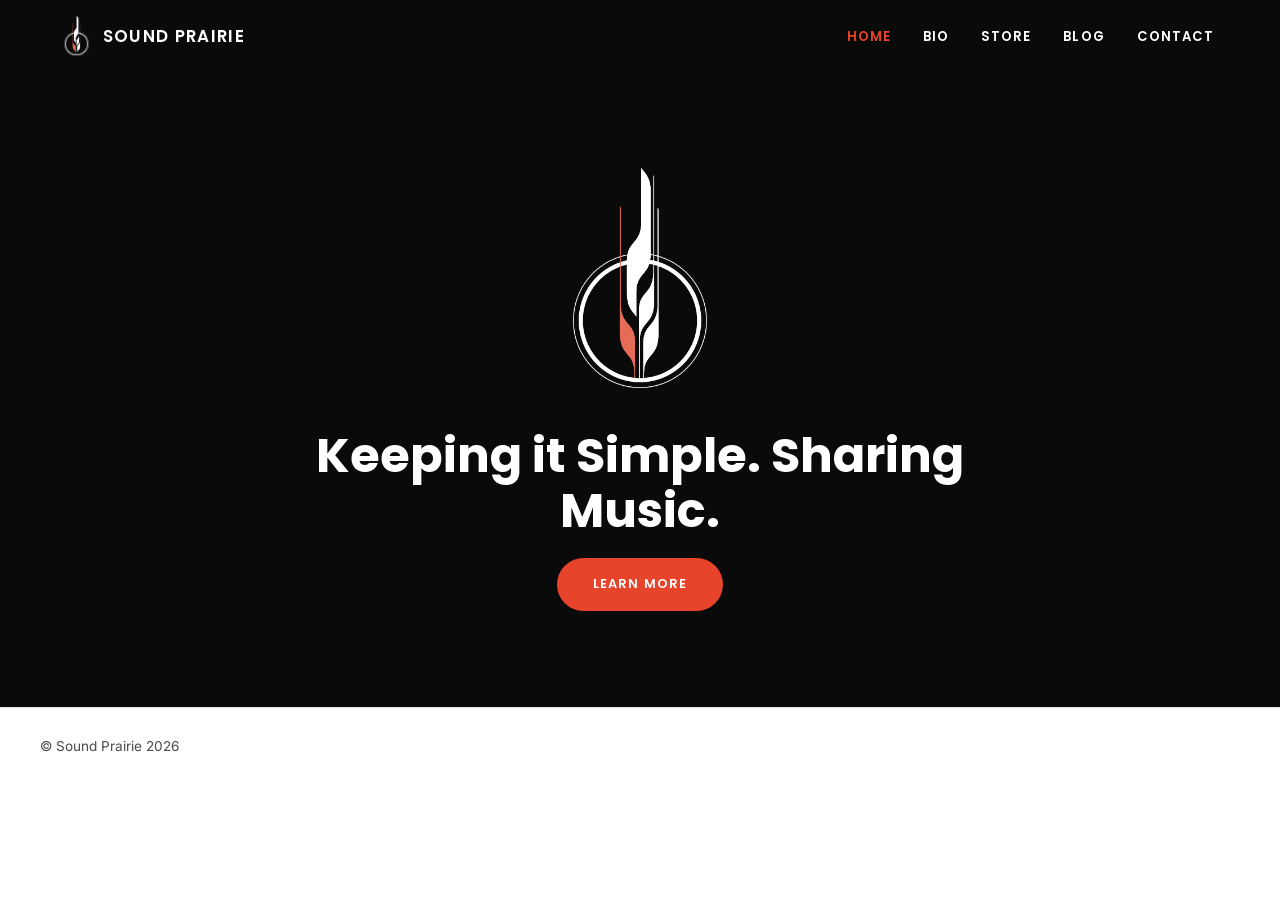
<file: index.html>
<!DOCTYPE html>
<html lang="en">
<head>
<meta charset="UTF-8">
<meta name="viewport" content="width=device-width, initial-scale=1.0">
<title>Sound Prairie</title>
<link rel="stylesheet" href="styles.css">
<link rel="icon" type="image/png" sizes="96x96" href="images/favicon.png">
<link rel="icon" type="image/svg+xml" href="images/favicon.svg">
</head>
<body>

<header class="site-header">
  <div class="header-inner">
    <a href="index.html" class="brand">
      <img src="images/logo-dark.png" alt="" class="brand-logo">
      <span class="brand-name">SOUND PRAIRIE</span>
    </a>
    <button class="nav-toggle" aria-label="Toggle menu" aria-expanded="false">&#9776;</button>
    <nav class="site-nav">
      <ul>
        <li><a href="index.html" class="current">HOME</a></li>
        <li><a href="bio/">BIO</a></li>
        <li><a href="store/">STORE</a></li>
        <li><a href="blog/">BLOG</a></li>
        <li><a href="contact/">CONTACT</a></li>
      </ul>
    </nav>
  </div>
</header>

<main>

  <section class="block block-dark home-hero">
    <div class="block-inner">
      <img src="images/logo-dark.png" alt="Sound Prairie logo" class="home-logo">
      <h1>Keeping it Simple. Sharing Music.</h1>
      <div class="btn-wrap">
        <a href="bio/" class="btn">Learn More</a>
      </div>
    </div>
  </section>

</main>

<footer class="site-footer">
  <div class="footer-inner">
    <p class="copyright">&copy; Sound Prairie 2026</p>
  </div>
</footer>

<script src="nav.js"></script>
</body>
</html>
</file>
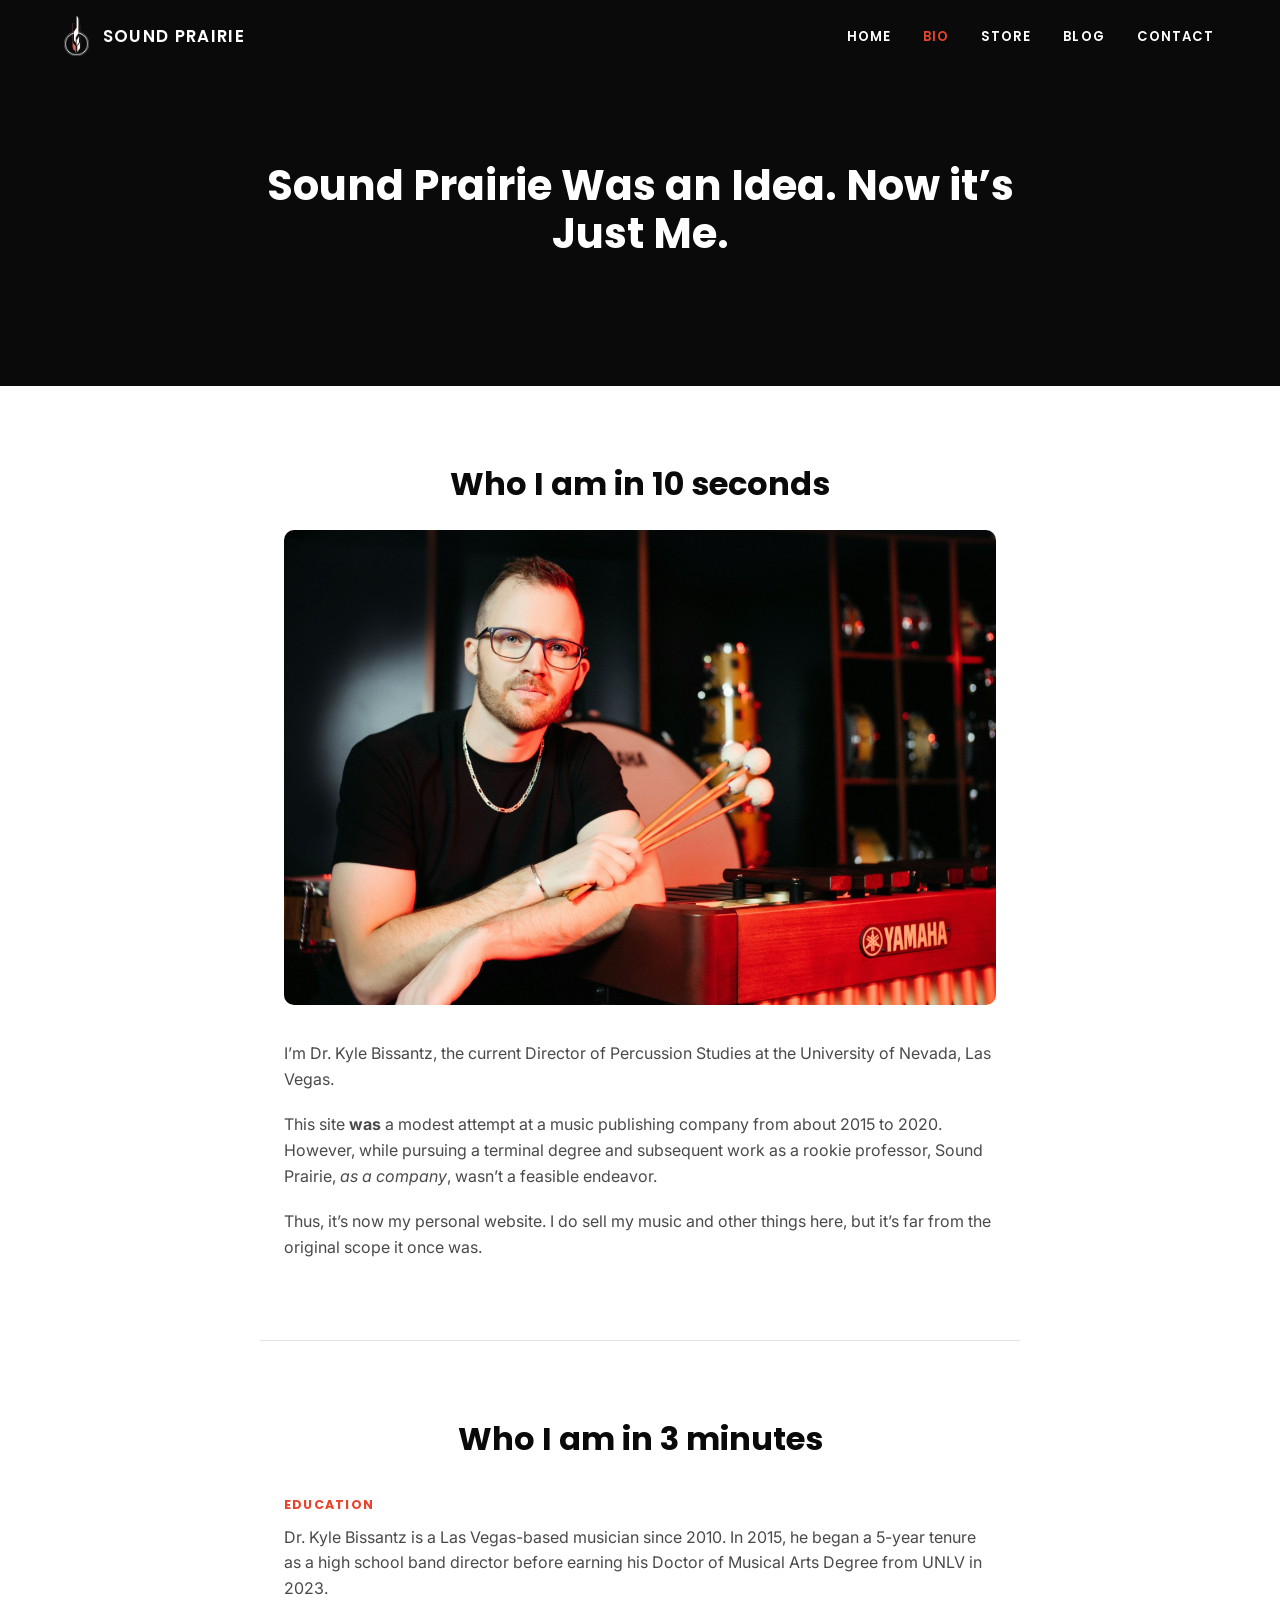
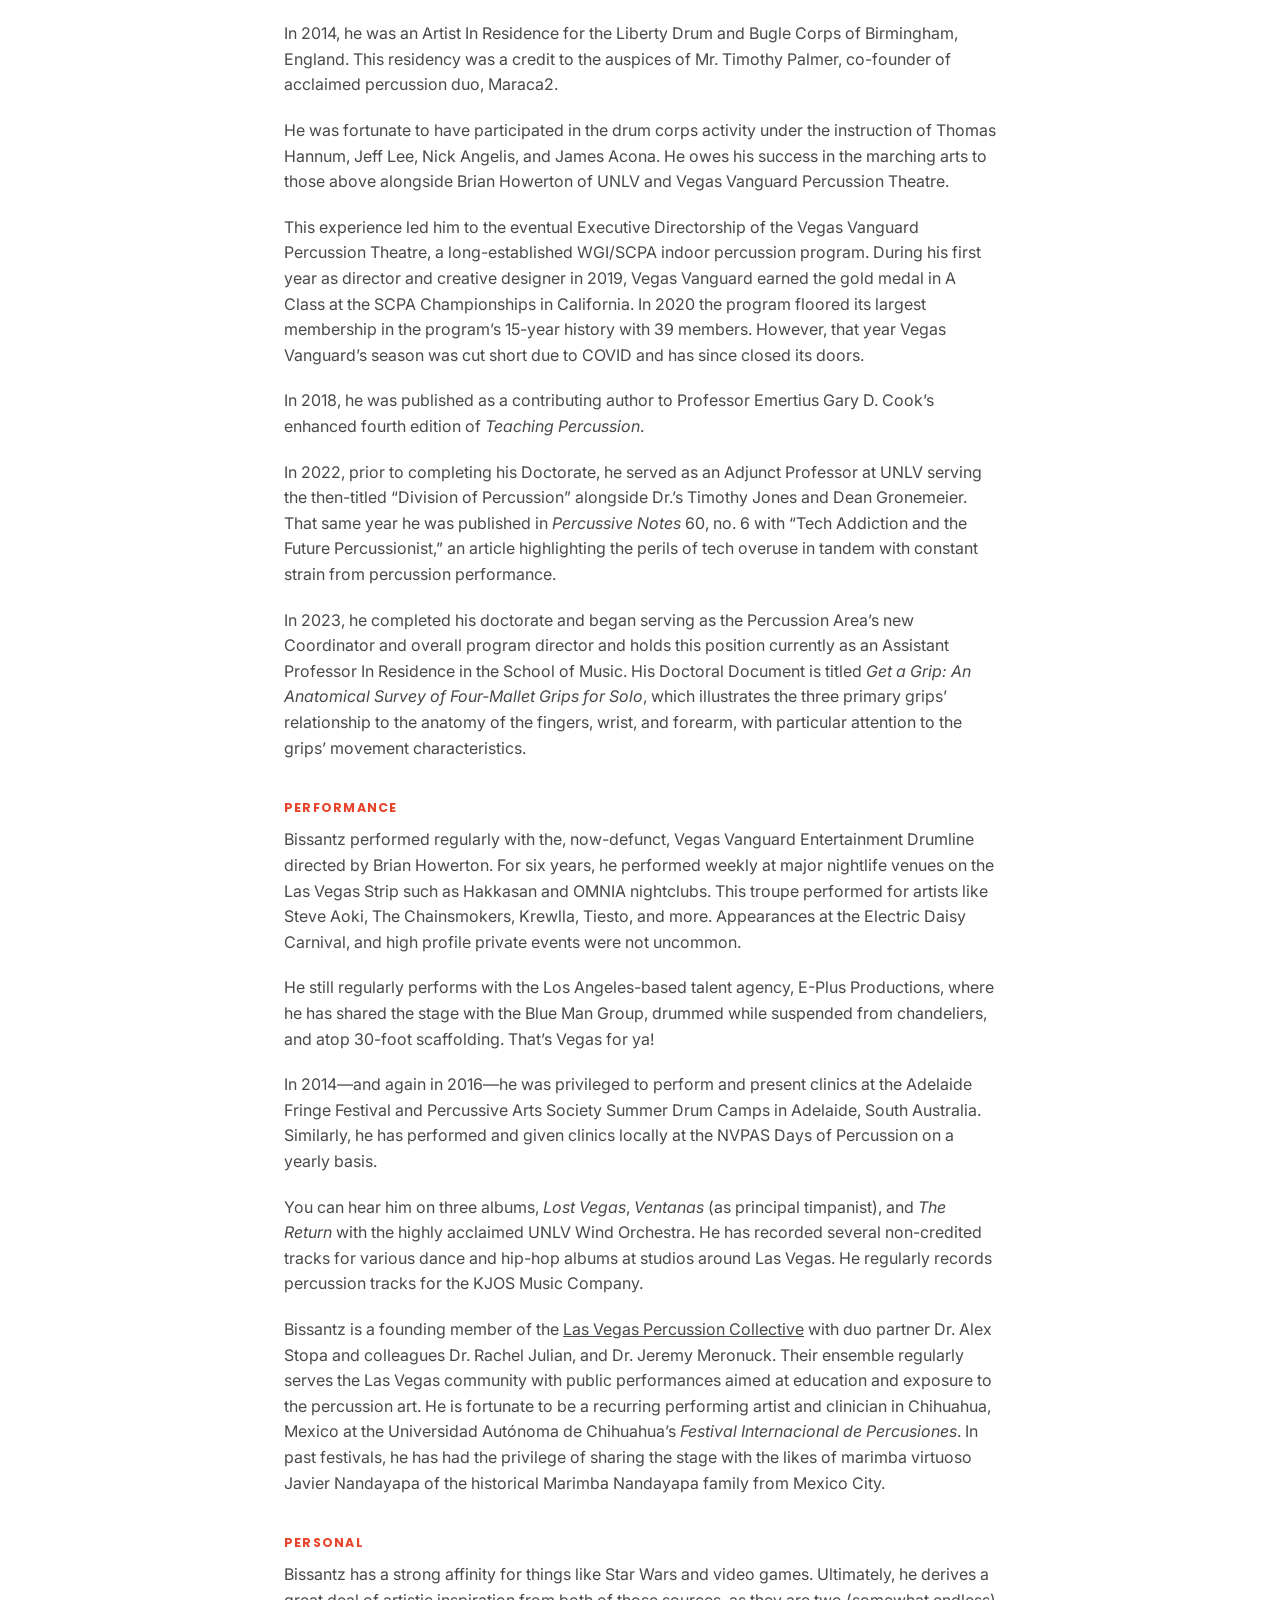
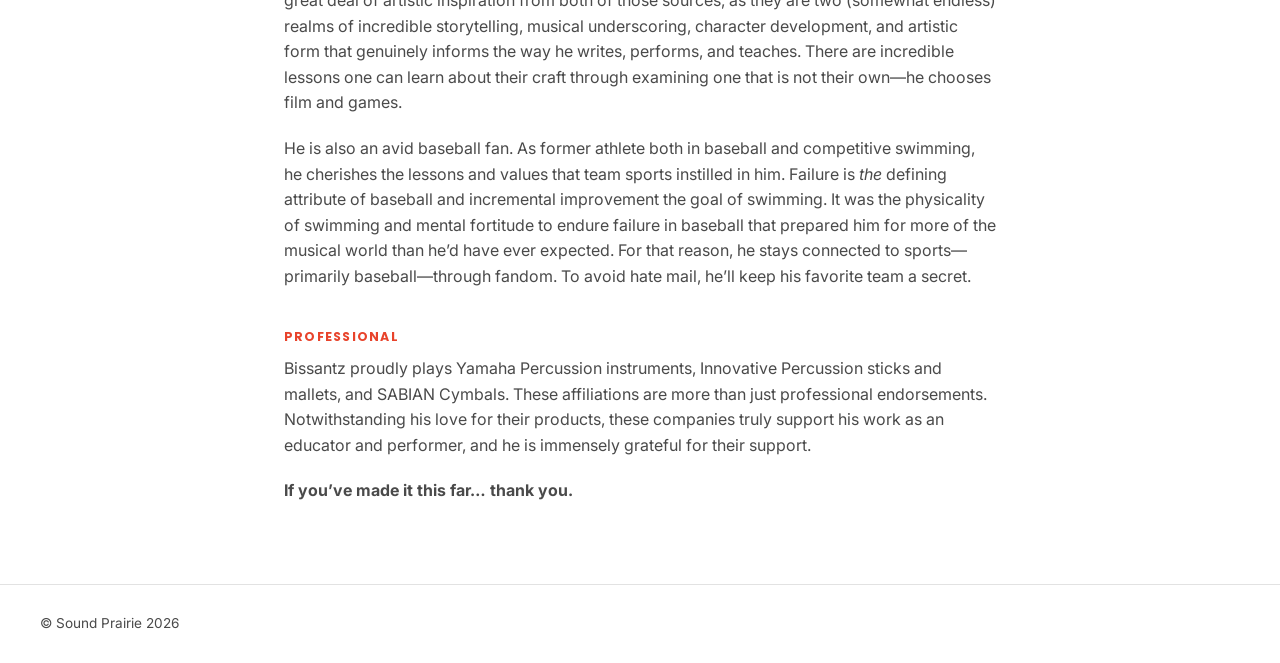
<file: bio/index.html>
<!DOCTYPE html>
<html lang="en">
<head>
<meta charset="UTF-8">
<meta name="viewport" content="width=device-width, initial-scale=1.0">
<title>BIO | Sound Prairie</title>
<link rel="stylesheet" href="../styles.css">
<link rel="icon" type="image/png" sizes="96x96" href="../images/favicon.png">
<link rel="icon" type="image/svg+xml" href="../images/favicon.svg">
</head>
<body>

<header class="site-header">
  <div class="header-inner">
    <a href="../index.html" class="brand">
      <img src="../images/logo-dark.png" alt="" class="brand-logo">
      <span class="brand-name">SOUND PRAIRIE</span>
    </a>
    <button class="nav-toggle" aria-label="Toggle menu" aria-expanded="false">&#9776;</button>
    <nav class="site-nav">
      <ul>
        <li><a href="../index.html">HOME</a></li>
        <li><a href="../bio/" class="current">BIO</a></li>
        <li><a href="../store/">STORE</a></li>
        <li><a href="../blog/">BLOG</a></li>
        <li><a href="../contact/">CONTACT</a></li>
      </ul>
    </nav>
  </div>
</header>

<main>

  <section class="hero">
    <div class="hero-inner">
      <h1>Sound Prairie Was an Idea. Now it’s Just Me.</h1>
    </div>
  </section>

  <section class="copy-block">
    <h2>Who I am in 10 seconds</h2>
    <img src="../images/headshot-kyle-bissantz.jpg" alt="Kyle Bissantz" class="headshot">
    <p>I’m Dr. Kyle Bissantz, the current Director of Percussion Studies at the University of Nevada, Las Vegas.</p>
    <p>This site <strong>was</strong> a modest attempt at a music publishing company from about 2015 to 2020. However, while pursuing a terminal degree and subsequent work as a rookie professor, Sound Prairie, <em>as a company</em>, wasn’t a feasible endeavor.</p>
    <p>Thus, it’s now my personal website. I do sell my music and other things here, but it’s far from the original scope it once was.</p>
  </section>

  <section class="copy-block">
    <h2>Who I am in 3 minutes</h2>

    <h3>Education</h3>
    <p>Dr. Kyle Bissantz is a Las Vegas-based musician since 2010. In 2015, he began a 5-year tenure as a high school band director before earning his Doctor of Musical Arts Degree from UNLV in 2023.</p>
    <p>In 2014, he was an Artist In Residence for the Liberty Drum and Bugle Corps of Birmingham, England. This residency was a credit to the auspices of Mr. Timothy Palmer, co-founder of acclaimed percussion duo, Maraca2.</p>
    <p>He was fortunate to have participated in the drum corps activity under the instruction of Thomas Hannum, Jeff Lee, Nick Angelis, and James Acona. He owes his success in the marching arts to those above alongside Brian Howerton of UNLV and Vegas Vanguard Percussion Theatre.</p>
    <p>This experience led him to the eventual Executive Directorship of the Vegas Vanguard Percussion Theatre, a long-established WGI/SCPA indoor percussion program. During his first year as director and creative designer in 2019, Vegas Vanguard earned the gold medal in A Class at the SCPA Championships in California. In 2020 the program floored its largest membership in the program’s 15-year history with 39 members. However, that year Vegas Vanguard’s season was cut short due to COVID and has since closed its doors.</p>
    <p>In 2018, he was published as a contributing author to Professor Emertius Gary D. Cook’s enhanced fourth edition of <em>Teaching Percussion</em>.</p>
    <p>In 2022, prior to completing his Doctorate, he served as an Adjunct Professor at UNLV serving the then-titled “Division of Percussion” alongside Dr.’s Timothy Jones and Dean Gronemeier. That same year he was published in <em>Percussive Notes</em> 60, no. 6 with “Tech Addiction and the Future Percussionist,” an article highlighting the perils of tech overuse in tandem with constant strain from percussion performance.</p>
    <p>In 2023, he completed his doctorate and began serving as the Percussion Area’s new Coordinator and overall program director and holds this position currently as an Assistant Professor In Residence in the School of Music. His Doctoral Document is titled <em>Get a Grip: An Anatomical Survey of Four-Mallet Grips for Solo</em>, which illustrates the three primary grips’ relationship to the anatomy of the fingers, wrist, and forearm, with particular attention to the grips’ movement characteristics.</p>

    <h3>Performance</h3>
    <p>Bissantz performed regularly with the, now-defunct, Vegas Vanguard Entertainment Drumline directed by Brian Howerton. For six years, he performed weekly at major nightlife venues on the Las Vegas Strip such as Hakkasan and OMNIA nightclubs. This troupe performed for artists like Steve Aoki, The Chainsmokers, Krewlla, Tiesto, and more. Appearances at the Electric Daisy Carnival, and high profile private events were not uncommon.</p>
    <p>He still regularly performs with the Los Angeles-based talent agency, E-Plus Productions, where he has shared the stage with the Blue Man Group, drummed while suspended from chandeliers, and atop 30-foot scaffolding. That’s Vegas for ya!</p>
    <p>In 2014—and again in 2016—he was privileged to perform and present clinics at the Adelaide Fringe Festival and Percussive Arts Society Summer Drum Camps in Adelaide, South Australia. Similarly, he has performed and given clinics locally at the NVPAS Days of Percussion on a yearly basis.</p>
    <p>You can hear him on three albums, <em>Lost Vegas</em>, <em>Ventanas</em> (as principal timpanist), and <em>The Return</em> with the highly acclaimed UNLV Wind Orchestra. He has recorded several non-credited tracks for various dance and hip-hop albums at studios around Las Vegas. He regularly records percussion tracks for the KJOS Music Company.</p>
    <p>Bissantz is a founding member of the <u>Las Vegas Percussion Collective</u> with duo partner Dr. Alex Stopa and colleagues Dr. Rachel Julian, and Dr. Jeremy Meronuck. Their ensemble regularly serves the Las Vegas community with public performances aimed at education and exposure to the percussion art. He is fortunate to be a recurring performing artist and clinician in Chihuahua, Mexico at the Universidad Autónoma de Chihuahua’s <em>Festival Internacional de Percusiones</em>. In past festivals, he has had the privilege of sharing the stage with the likes of marimba virtuoso Javier Nandayapa of the historical Marimba Nandayapa family from Mexico City.</p>

    <h3>Personal</h3>
    <p>Bissantz has a strong affinity for things like Star Wars and video games. Ultimately, he derives a great deal of artistic inspiration from both of those sources, as they are two (somewhat endless) realms of incredible storytelling, musical underscoring, character development, and artistic form that genuinely informs the way he writes, performs, and teaches. There are incredible lessons one can learn about their craft through examining one that is not their own—he chooses film and games.</p>
    <p>He is also an avid baseball fan. As former athlete both in baseball and competitive swimming, he cherishes the lessons and values that team sports instilled in him. Failure is <em>the</em> defining attribute of baseball and incremental improvement the goal of swimming. It was the physicality of swimming and mental fortitude to endure failure in baseball that prepared him for more of the musical world than he’d have ever expected. For that reason, he stays connected to sports—primarily baseball—through fandom. To avoid hate mail, he’ll keep his favorite team a secret.</p>

    <h3>PROFESSIONAL</h3>
    <p>Bissantz proudly plays Yamaha Percussion instruments, Innovative Percussion sticks and mallets, and SABIAN Cymbals. These affiliations are more than just professional endorsements. Notwithstanding his love for their products, these companies truly support his work as an educator and performer, and he is immensely grateful for their support.</p>
    <p><strong>If you’ve made it this far… thank you.</strong></p>
  </section>

</main>

<footer class="site-footer">
  <div class="footer-inner">
    <p class="copyright">&copy; Sound Prairie 2026</p>
  </div>
</footer>

<script src="../nav.js"></script>
</body>
</html>
</file>
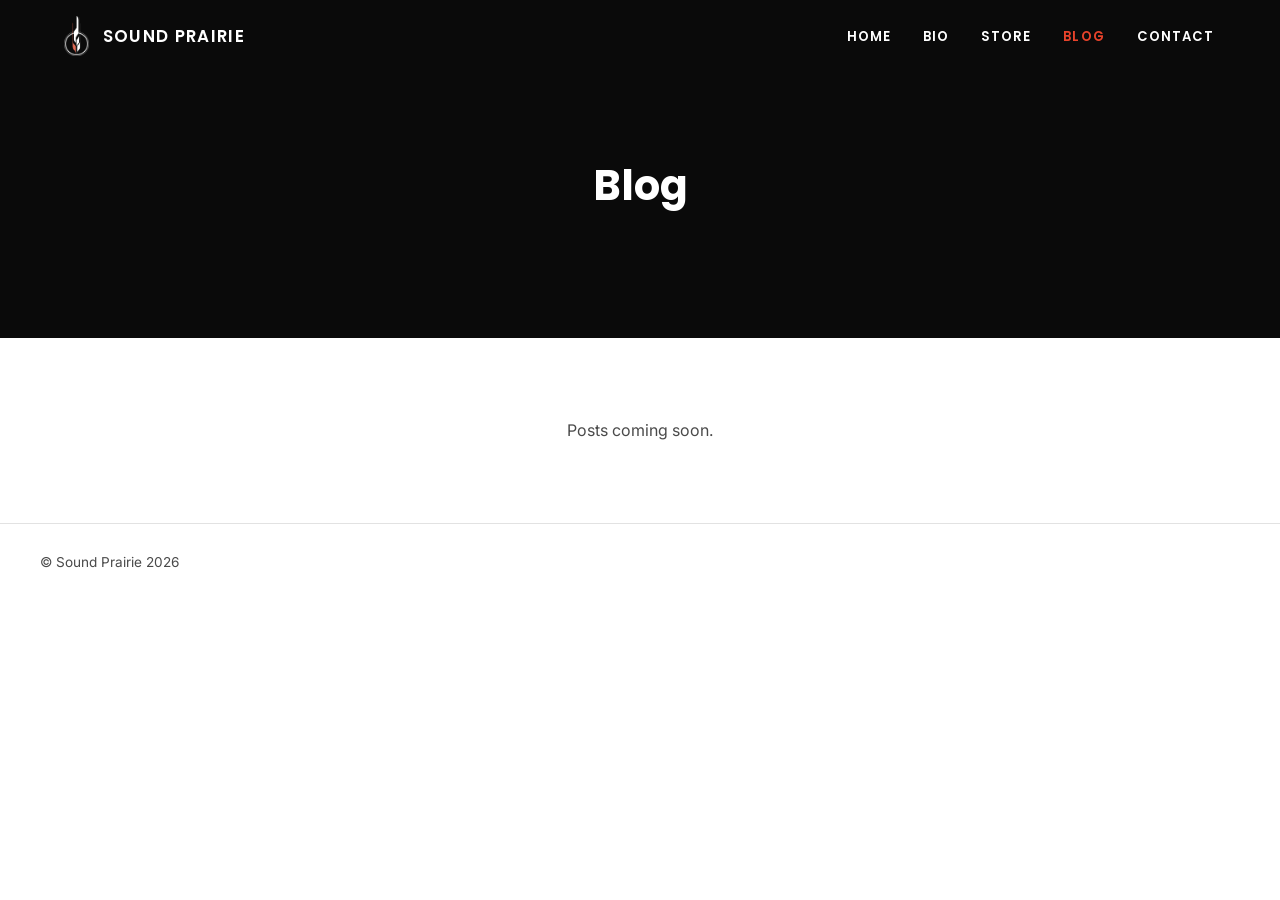
<file: blog/index.html>
<!DOCTYPE html>
<html lang="en">
<head>
<meta charset="UTF-8">
<meta name="viewport" content="width=device-width, initial-scale=1.0">
<title>BLOG | Sound Prairie</title>
<link rel="stylesheet" href="../styles.css">
<link rel="icon" type="image/png" sizes="96x96" href="../images/favicon.png">
<link rel="icon" type="image/svg+xml" href="../images/favicon.svg">
</head>
<body>

<header class="site-header">
  <div class="header-inner">
    <a href="../index.html" class="brand">
      <img src="../images/logo-dark.png" alt="" class="brand-logo">
      <span class="brand-name">SOUND PRAIRIE</span>
    </a>
    <button class="nav-toggle" aria-label="Toggle menu" aria-expanded="false">&#9776;</button>
    <nav class="site-nav">
      <ul>
        <li><a href="../index.html">HOME</a></li>
        <li><a href="../bio/">BIO</a></li>
        <li><a href="../store/">STORE</a></li>
        <li><a href="../blog/" class="current">BLOG</a></li>
        <li><a href="../contact/">CONTACT</a></li>
      </ul>
    </nav>
  </div>
</header>

<main>

  <section class="hero">
    <div class="hero-inner">
      <h1>Blog</h1>
    </div>
  </section>

  <section class="post-list">
    <!-- Newest post first. Copy this block for each post, then delete the
         "Posts coming soon." line below.
    <article class="post-item">
      <p class="post-date">Month DD, YYYY</p>
      <h2><a href="post-slug/">Post Title</a></h2>
      <p>One- or two-sentence summary of the post.</p>
      <a href="post-slug/" class="look-inside">Read More</a>
    </article>
    -->
    <p>Posts coming soon.</p>
  </section>

</main>

<footer class="site-footer">
  <div class="footer-inner">
    <p class="copyright">&copy; Sound Prairie 2026</p>
  </div>
</footer>

<script src="../nav.js"></script>
</body>
</html>
</file>
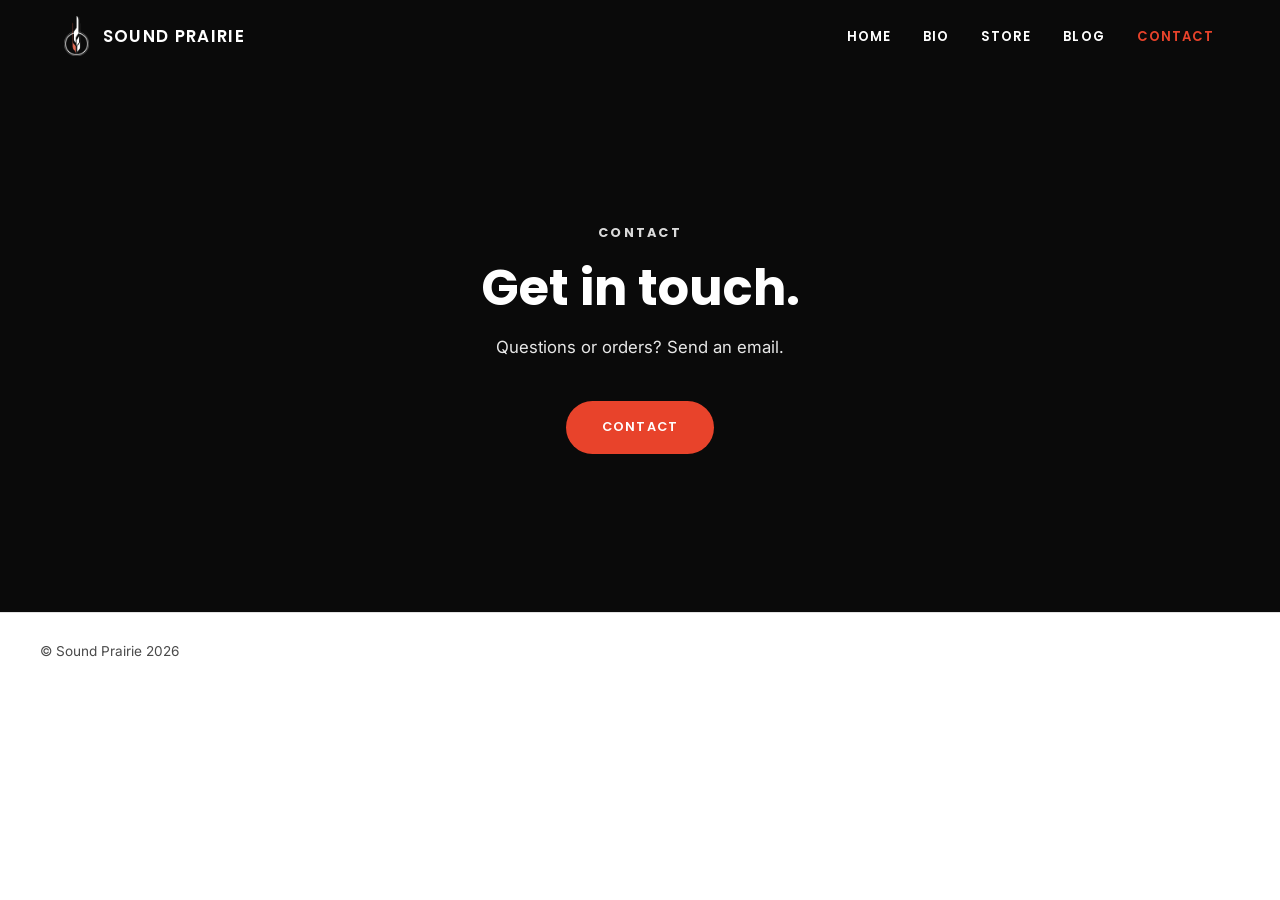
<file: contact/index.html>
<!DOCTYPE html>
<html lang="en">
<head>
<meta charset="UTF-8">
<meta name="viewport" content="width=device-width, initial-scale=1.0">
<title>CONTACT | Sound Prairie</title>
<link rel="stylesheet" href="../styles.css">
<link rel="icon" type="image/png" sizes="96x96" href="../images/favicon.png">
<link rel="icon" type="image/svg+xml" href="../images/favicon.svg">
</head>
<body>

<header class="site-header">
  <div class="header-inner">
    <a href="../index.html" class="brand">
      <img src="../images/logo-dark.png" alt="" class="brand-logo">
      <span class="brand-name">SOUND PRAIRIE</span>
    </a>
    <button class="nav-toggle" aria-label="Toggle menu" aria-expanded="false">&#9776;</button>
    <nav class="site-nav">
      <ul>
        <li><a href="../index.html">HOME</a></li>
        <li><a href="../bio/">BIO</a></li>
        <li><a href="../store/">STORE</a></li>
        <li><a href="../blog/">BLOG</a></li>
        <li><a href="../contact/" class="current">CONTACT</a></li>
      </ul>
    </nav>
  </div>
</header>

<main>

  <section class="hero contact-hero" style="min-height: 60vh; display:flex; align-items:center; justify-content:center;">
    <div class="hero-inner">
      <p class="eyebrow">CONTACT</p>
      <h2>Get in touch.</h2>
      <p class="subtext">Questions or orders? Send an email.</p>
      <div class="btn-wrap">
        <a href="mailto:your-email@example.com" class="btn">Contact</a>
      </div>
    </div>
  </section>

</main>

<footer class="site-footer">
  <div class="footer-inner">
    <p class="copyright">&copy; Sound Prairie 2026</p>
  </div>
</footer>

<script src="../nav.js"></script>
</body>
</html>
</file>
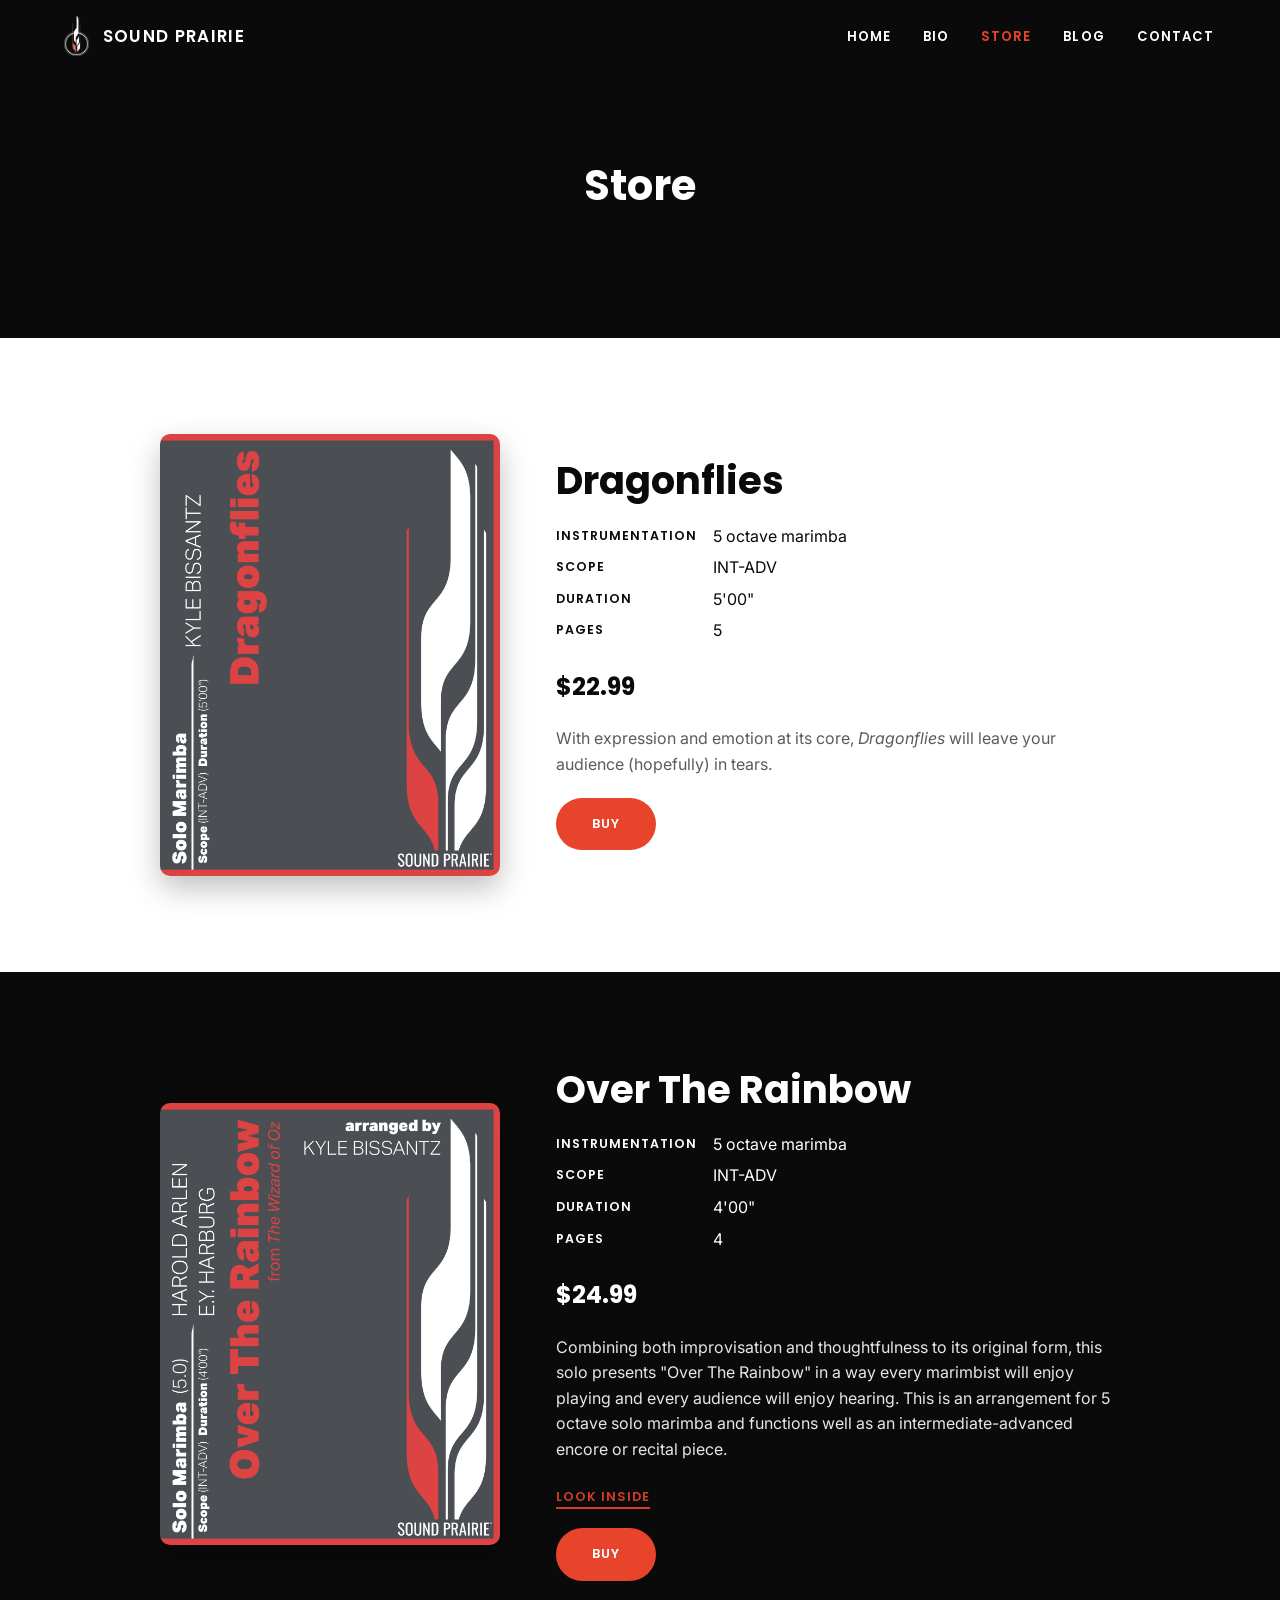
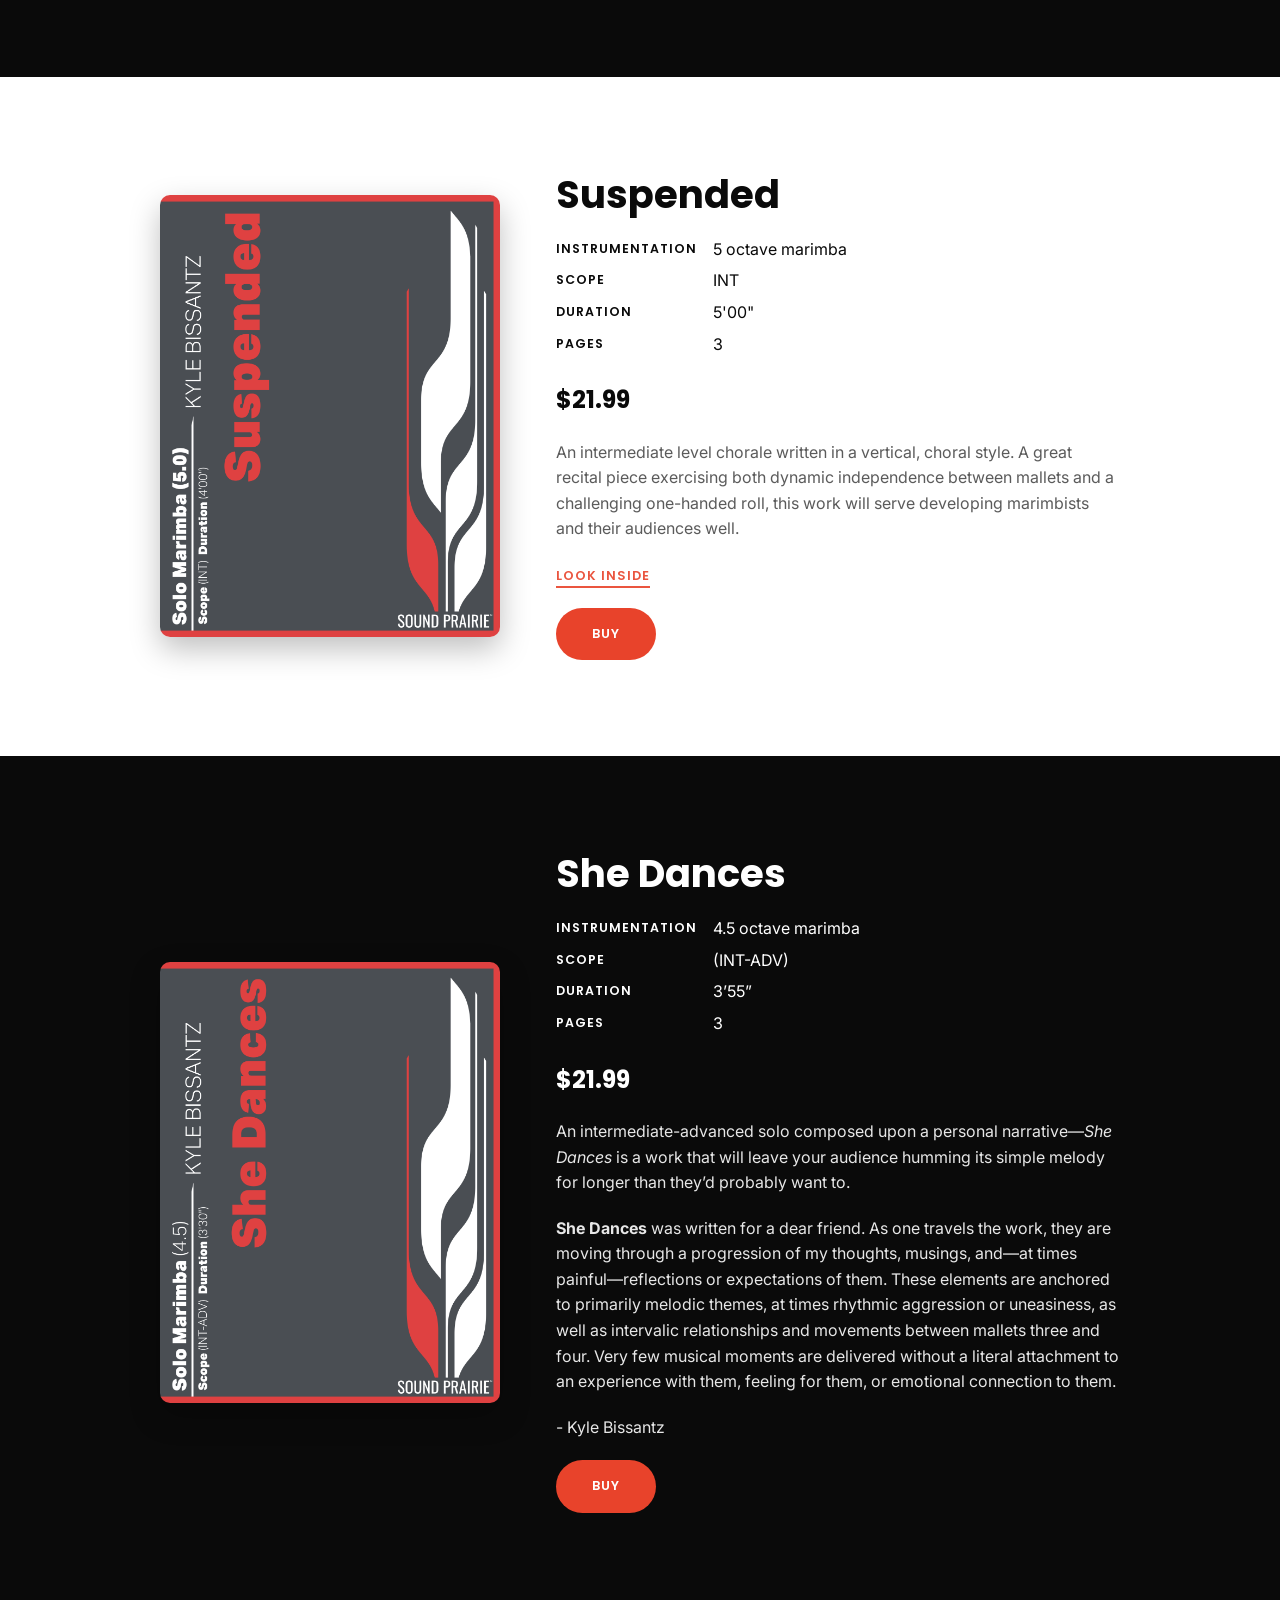
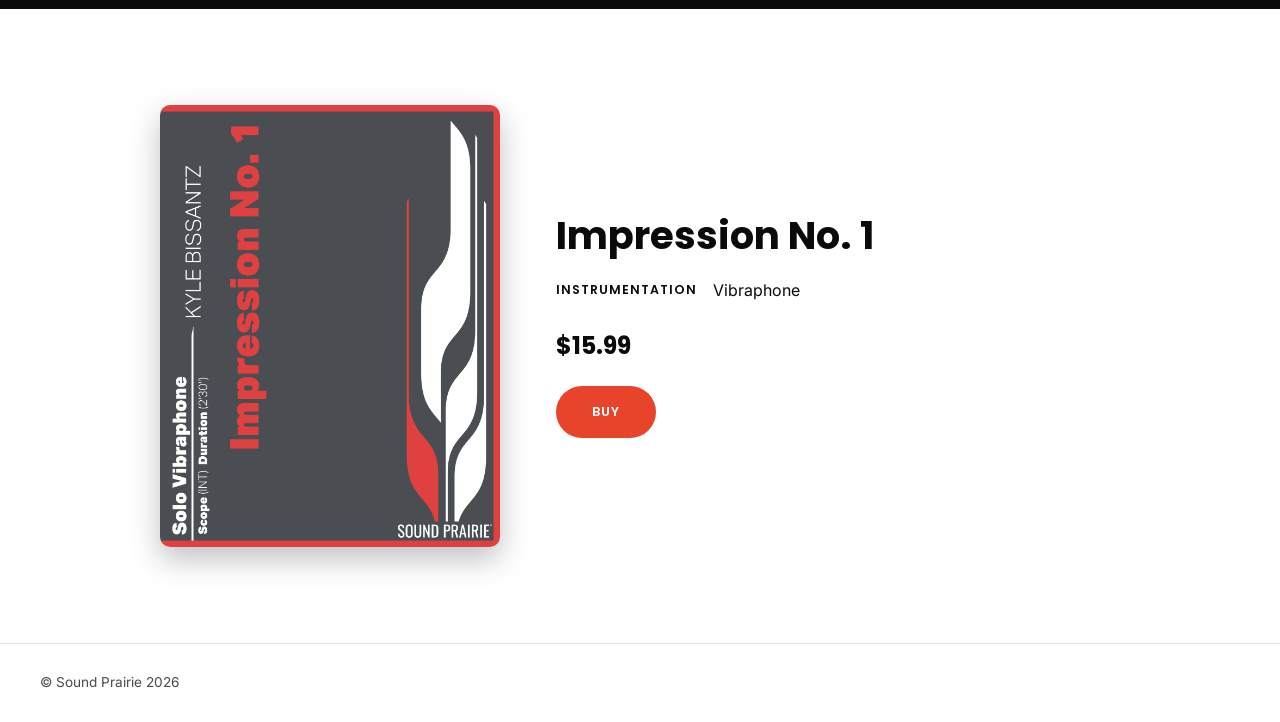
<file: store/index.html>
<!DOCTYPE html>
<html lang="en">
<head>
<meta charset="UTF-8">
<meta name="viewport" content="width=device-width, initial-scale=1.0">
<title>STORE | Sound Prairie</title>
<link rel="stylesheet" href="../styles.css">
<link rel="icon" type="image/png" sizes="96x96" href="../images/favicon.png">
<link rel="icon" type="image/svg+xml" href="../images/favicon.svg">
</head>
<body>

<header class="site-header">
  <div class="header-inner">
    <a href="../index.html" class="brand">
      <img src="../images/logo-dark.png" alt="" class="brand-logo">
      <span class="brand-name">SOUND PRAIRIE</span>
    </a>
    <button class="nav-toggle" aria-label="Toggle menu" aria-expanded="false">&#9776;</button>
    <nav class="site-nav">
      <ul>
        <li><a href="../index.html">HOME</a></li>
        <li><a href="../bio/">BIO</a></li>
        <li><a href="../store/" class="current">STORE</a></li>
        <li><a href="../blog/">BLOG</a></li>
        <li><a href="../contact/">CONTACT</a></li>
      </ul>
    </nav>
  </div>
</header>

<main>

  <section class="hero">
    <div class="hero-inner">
      <h1>Store</h1>
    </div>
  </section>

  <section class="block block-light">
    <div class="product">
      <img src="../images/cover-dragonflies.png" alt="Dragonflies cover" class="product-cover">
      <div class="product-copy">
        <h2>Dragonflies</h2>
        <dl class="product-specs">
          <dt>Instrumentation</dt>
          <dd>5 octave marimba</dd>
          <dt>Scope</dt>
          <dd>INT-ADV</dd>
          <dt>Duration</dt>
          <dd>5'00"</dd>
          <dt>Pages</dt>
          <dd>5</dd>
        </dl>
        <p class="product-price">$22.99</p>
        <p>With expression and emotion at its core, <em>Dragonflies</em> will leave your audience (hopefully) in tears.</p>
        <div class="btn-wrap">
          <a href="mailto:your-email@example.com?subject=Order%3A%20Dragonflies" class="btn">Buy</a>
        </div>
      </div>
    </div>
  </section>

  <section class="block block-dark">
    <div class="product">
      <img src="../images/cover-over-the-rainbow.png" alt="Over The Rainbow cover" class="product-cover">
      <div class="product-copy">
        <h2>Over The Rainbow</h2>
        <dl class="product-specs">
          <dt>Instrumentation</dt>
          <dd>5 octave marimba</dd>
          <dt>Scope</dt>
          <dd>INT-ADV</dd>
          <dt>Duration</dt>
          <dd>4'00"</dd>
          <dt>Pages</dt>
          <dd>4</dd>
        </dl>
        <p class="product-price">$24.99</p>
        <p>Combining both improvisation and thoughtfulness to its original form, this solo presents "Over The Rainbow" in a way every marimbist will enjoy playing and every audience will enjoy hearing. This is an arrangement for 5 octave solo marimba and functions well as an intermediate-advanced encore or recital piece.</p>
        <p><a href="https://www.yumpu.com/en/document/view/56604991/over-the-rainbow" class="look-inside" target="_blank" rel="noopener">LOOK INSIDE</a></p>
        <div class="btn-wrap">
          <a href="mailto:your-email@example.com?subject=Order%3A%20Over%20The%20Rainbow" class="btn">Buy</a>
        </div>
      </div>
    </div>
  </section>

  <section class="block block-light">
    <div class="product">
      <img src="../images/cover-suspended.png" alt="Suspended cover" class="product-cover">
      <div class="product-copy">
        <h2>Suspended</h2>
        <dl class="product-specs">
          <dt>Instrumentation</dt>
          <dd>5 octave marimba</dd>
          <dt>Scope</dt>
          <dd>INT</dd>
          <dt>Duration</dt>
          <dd>5'00"</dd>
          <dt>Pages</dt>
          <dd>3</dd>
        </dl>
        <p class="product-price">$21.99</p>
        <p>An intermediate level chorale written in a vertical, choral style. A great recital piece exercising both dynamic independence between mallets and a challenging one-handed roll, this work will serve developing marimbists and their audiences well.</p>
        <p><a href="https://www.yumpu.com/en/document/view/56604933/suspended" class="look-inside" target="_blank" rel="noopener">LOOK INSIDE</a></p>
        <div class="btn-wrap">
          <a href="mailto:your-email@example.com?subject=Order%3A%20Suspended" class="btn">Buy</a>
        </div>
      </div>
    </div>
  </section>

  <section class="block block-dark">
    <div class="product">
      <img src="../images/cover-she-dances.png" alt="She Dances cover" class="product-cover">
      <div class="product-copy">
        <h2>She Dances</h2>
        <dl class="product-specs">
          <dt>Instrumentation</dt>
          <dd>4.5 octave marimba</dd>
          <dt>Scope</dt>
          <dd>(INT-ADV)</dd>
          <dt>Duration</dt>
          <dd>3’55”</dd>
          <dt>Pages</dt>
          <dd>3</dd>
        </dl>
        <p class="product-price">$21.99</p>
        <p>An intermediate-advanced solo composed upon a personal narrative—<em>She Dances</em> is a work that will leave your audience humming its simple melody for longer than they’d probably want to.</p>
        <p><strong>She Dances</strong> was written for a dear friend. As one travels the work, they are moving through a progression of my thoughts, musings, and—at times painful—reflections or expectations of them. These elements are anchored to primarily melodic themes, at times rhythmic aggression or uneasiness, as well as intervalic relationships and movements between mallets three and four. Very few musical moments are delivered without a literal attachment to an experience with them, feeling for them, or emotional connection to them.</p>
        <p>- Kyle Bissantz</p>
        <div class="btn-wrap">
          <a href="mailto:your-email@example.com?subject=Order%3A%20She%20Dances" class="btn">Buy</a>
        </div>
      </div>
    </div>
  </section>

  <section class="block block-light">
    <div class="product">
      <img src="../images/cover-impression-no-1.png" alt="Impression No. 1 cover" class="product-cover">
      <div class="product-copy">
        <h2>Impression No. 1</h2>
        <dl class="product-specs">
          <dt>Instrumentation</dt>
          <dd>Vibraphone</dd>
        </dl>
        <p class="product-price">$15.99</p>
        <div class="btn-wrap">
          <a href="mailto:your-email@example.com?subject=Order%3A%20Impression%20No.%201" class="btn">Buy</a>
        </div>
      </div>
    </div>
  </section>

</main>

<footer class="site-footer">
  <div class="footer-inner">
    <p class="copyright">&copy; Sound Prairie 2026</p>
  </div>
</footer>

<script src="../nav.js"></script>
</body>
</html>
</file>
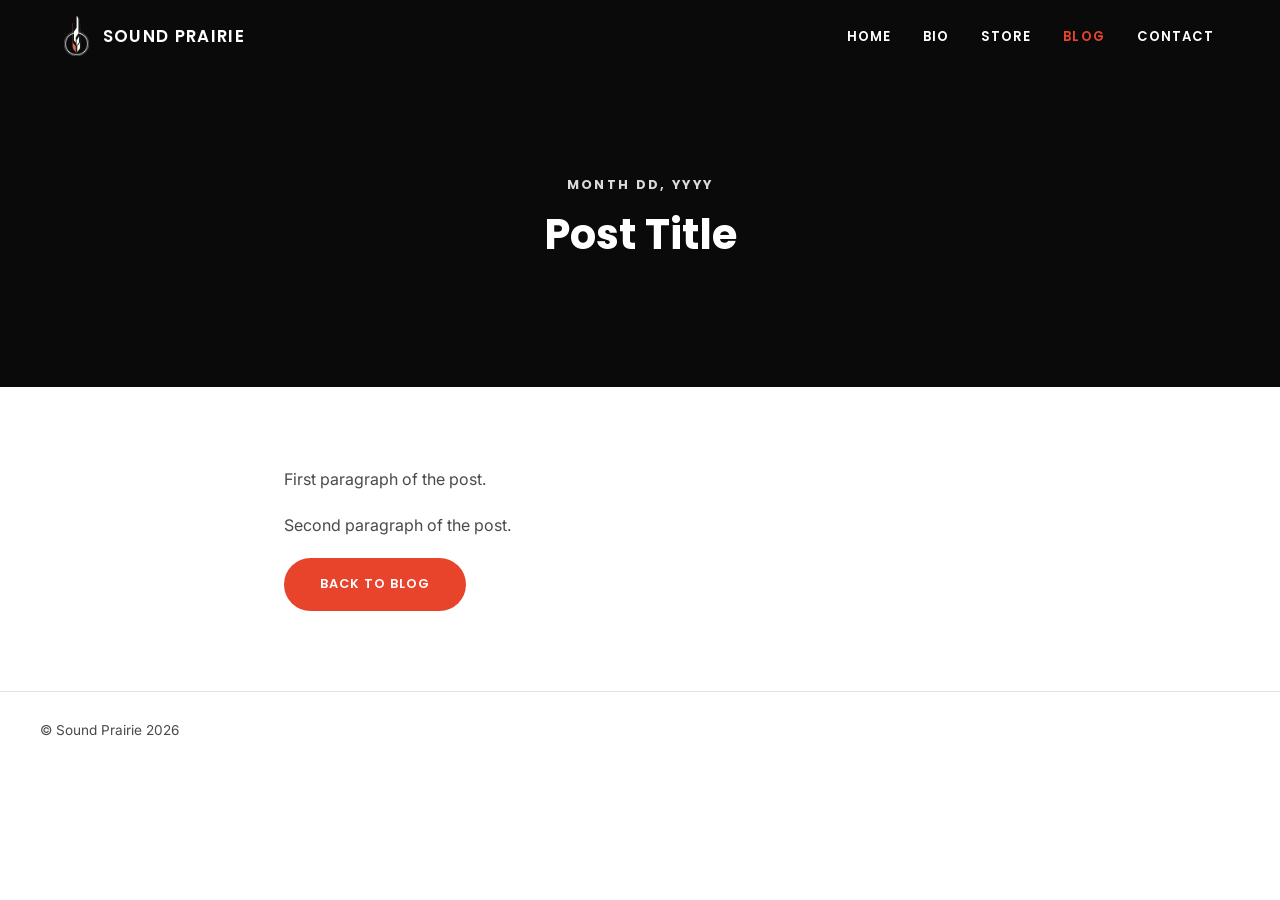
<file: blog/_post-template/index.html>
<!DOCTYPE html>
<html lang="en">
<head>
<meta charset="UTF-8">
<meta name="viewport" content="width=device-width, initial-scale=1.0">
<title>Post Title | Sound Prairie</title>
<meta name="robots" content="noindex">
<link rel="stylesheet" href="../../styles.css">
<link rel="icon" type="image/png" sizes="96x96" href="../../images/favicon.png">
<link rel="icon" type="image/svg+xml" href="../../images/favicon.svg">
</head>
<body>

<header class="site-header">
  <div class="header-inner">
    <a href="../../index.html" class="brand">
      <img src="../../images/logo-dark.png" alt="" class="brand-logo">
      <span class="brand-name">SOUND PRAIRIE</span>
    </a>
    <button class="nav-toggle" aria-label="Toggle menu" aria-expanded="false">&#9776;</button>
    <nav class="site-nav">
      <ul>
        <li><a href="../../index.html">HOME</a></li>
        <li><a href="../../bio/">BIO</a></li>
        <li><a href="../../store/">STORE</a></li>
        <li><a href="../../blog/" class="current">BLOG</a></li>
        <li><a href="../../contact/">CONTACT</a></li>
      </ul>
    </nav>
  </div>
</header>

<main>

  <section class="hero">
    <div class="hero-inner">
      <p class="eyebrow">Month DD, YYYY</p>
      <h1>Post Title</h1>
    </div>
  </section>

  <section class="copy-block">
    <p>First paragraph of the post.</p>
    <p>Second paragraph of the post.</p>
    <div class="btn-wrap">
      <a href="../" class="btn">Back To Blog</a>
    </div>
  </section>

</main>

<footer class="site-footer">
  <div class="footer-inner">
    <p class="copyright">&copy; Sound Prairie 2026</p>
  </div>
</footer>

<script src="../../nav.js"></script>
</body>
</html>
</file>
<file: styles.css>
/* Sound Prairie — shared stylesheet
   Fonts: Poppins (headings/UI), Inter (body text) */

@import url('https://fonts.googleapis.com/css2?family=Poppins:wght@500;600;700;800&family=Inter:wght@400;500;600&display=swap');

:root {
  --black: #0a0a0a;
  --white: #ffffff;
  --red: #e8432b;
  --red-dark: #cf3420;
  --gray-text: #4a4a4a;
  --gray-border: #e2e2e2;
  --card-bg: #1c1c1c;
  --max-width: 1200px;
  --header-height: 72px;
  --font-head: 'Poppins', sans-serif;
  --font-body: 'Inter', sans-serif;
}

* {
  box-sizing: border-box;
}

html {
  scroll-behavior: smooth;
}

html,
body {
  overflow-x: hidden;
}

body {
  margin: 0;
  font-family: var(--font-body);
  color: var(--black);
  background: var(--white);
  line-height: 1.6;
}

img {
  max-width: 100%;
  display: block;
}

a {
  color: inherit;
  text-decoration: none;
}

ul {
  list-style: none;
  margin: 0;
  padding: 0;
}

h1, h2, h3, h4, h5 {
  font-family: var(--font-head);
  font-weight: 700;
  line-height: 1.15;
  margin: 0;
}

.visually-hidden {
  position: absolute;
  width: 1px;
  height: 1px;
  overflow: hidden;
  clip: rect(0 0 0 0);
  white-space: nowrap;
}

/* ---------- Header ---------- */

.site-header {
  position: sticky;
  top: 0;
  z-index: 100;
  background: var(--black);
  color: var(--white);
}

.header-inner {
  max-width: var(--max-width);
  margin: 0 auto;
  display: flex;
  align-items: center;
  justify-content: space-between;
  gap: 24px;
  padding: 14px 24px;
  min-height: var(--header-height);
}

.brand {
  display: flex;
  align-items: center;
  gap: 14px;
  flex-shrink: 0;
}

.brand-logo {
  height: 40px;
  width: auto;
}

.brand-name {
  font-family: var(--font-head);
  font-weight: 600;
  letter-spacing: 0.08em;
  font-size: 1.05rem;
  white-space: nowrap;
}

.nav-toggle {
  display: none;
  background: none;
  border: none;
  color: var(--white);
  font-size: 1.6rem;
  cursor: pointer;
  padding: 4px 8px;
}

.site-nav > ul {
  display: flex;
  align-items: center;
  gap: 28px;
}

.site-nav a {
  font-family: var(--font-head);
  font-weight: 600;
  font-size: 0.82rem;
  letter-spacing: 0.08em;
  text-transform: uppercase;
  padding: 8px 2px;
  white-space: nowrap;
}

.site-nav a:hover,
.site-nav a.current {
  color: var(--red);
}

/* ---------- Buttons ---------- */

.btn {
  display: inline-block;
  font-family: var(--font-head);
  font-weight: 600;
  font-size: 0.8rem;
  letter-spacing: 0.08em;
  text-transform: uppercase;
  color: var(--white);
  background: var(--red);
  padding: 16px 36px;
  border-radius: 999px;
  border: none;
  cursor: pointer;
  transition: background 0.2s ease, transform 0.2s ease;
}

.btn:hover {
  background: var(--red-dark);
  transform: translateY(-1px);
}

/* ---------- Section blocks ---------- */

.block {
  padding: 96px 24px;
}

.block-inner {
  max-width: 760px;
  margin: 0 auto;
  text-align: center;
}

.block-dark {
  background: var(--black);
  color: var(--white);
}

.block-light {
  background: var(--white);
  color: var(--black);
}

.eyebrow {
  font-family: var(--font-head);
  font-weight: 700;
  font-size: 0.8rem;
  letter-spacing: 0.18em;
  text-transform: uppercase;
  margin-bottom: 16px;
  opacity: 0.85;
}

.block h1,
.block h2 {
  font-size: clamp(2rem, 5vw, 3rem);
  margin-bottom: 20px;
}

.block .subtext {
  font-size: 1.05rem;
  margin-bottom: 36px;
  opacity: 0.9;
}

.block-light .subtext {
  color: var(--gray-text);
}

.block .btn-wrap {
  margin-top: 8px;
}

/* ---------- Hero (page title) ---------- */

.hero {
  background: var(--black);
  color: var(--white);
  padding: 90px 24px 110px;
  text-align: center;
}

.hero-inner {
  max-width: 820px;
  margin: 0 auto;
}

.hero h1 {
  font-size: clamp(1.9rem, 4.5vw, 2.6rem);
  margin-bottom: 18px;
}

.hero h2 {
  font-size: clamp(2rem, 5vw, 3.1rem);
  margin-bottom: 18px;
}

.hero .subtext {
  font-size: 1.05rem;
  opacity: 0.9;
  max-width: 640px;
  margin: 0 auto 32px;
}

/* ---------- Home page ---------- */

.home-hero {
  min-height: 70vh;
  display: flex;
  align-items: center;
  justify-content: center;
}

.home-logo {
  height: 220px;
  width: auto;
  margin: 0 auto 40px;
}

/* ---------- Bio page ---------- */

.copy-block {
  max-width: 760px;
  margin: 0 auto;
  padding: 80px 24px;
}

.copy-block + .copy-block {
  border-top: 1px solid var(--gray-border);
}

.copy-block h2 {
  font-size: 2rem;
  margin-bottom: 28px;
  text-align: center;
}

.copy-block h3 {
  font-size: 0.78rem;
  font-weight: 700;
  letter-spacing: 0.1em;
  text-transform: uppercase;
  color: var(--red);
  margin: 40px 0 12px;
}

.copy-block p {
  margin: 0 0 20px;
  color: var(--gray-text);
}

.copy-block p:last-child {
  margin-bottom: 0;
}

.headshot {
  width: 100%;
  border-radius: 10px;
  margin: 0 0 36px;
}

/* ---------- Store page ---------- */

.product {
  max-width: 960px;
  margin: 0 auto;
  display: grid;
  grid-template-columns: minmax(0, 340px) 1fr;
  gap: 56px;
  align-items: center;
}

.product-cover {
  width: 100%;
  border-radius: 10px;
  box-shadow: 0 12px 30px rgba(0, 0, 0, 0.25);
}

.block .product h2 {
  font-size: clamp(1.8rem, 4vw, 2.4rem);
  margin-bottom: 20px;
}

.product-specs {
  display: grid;
  grid-template-columns: auto 1fr;
  gap: 6px 16px;
  margin: 0 0 24px;
}

.product-specs dt {
  font-family: var(--font-head);
  font-weight: 600;
  font-size: 0.78rem;
  letter-spacing: 0.08em;
  text-transform: uppercase;
  padding-top: 2px;
}

.product-specs dd {
  margin: 0;
}

.product-copy p {
  margin: 0 0 20px;
  opacity: 0.9;
}

.block-light .product-copy p {
  color: var(--gray-text);
}

.product-price {
  font-family: var(--font-head);
  font-weight: 700;
  font-size: 1.5rem;
}

.block .product-copy .product-price {
  opacity: 1;
  color: inherit;
}

.look-inside {
  font-family: var(--font-head);
  font-weight: 600;
  font-size: 0.8rem;
  letter-spacing: 0.08em;
  text-transform: uppercase;
  color: var(--red);
  border-bottom: 2px solid var(--red);
  padding-bottom: 2px;
}

.look-inside:hover {
  color: var(--red-dark);
  border-color: var(--red-dark);
}

/* ---------- Blog ---------- */

.post-list {
  max-width: 760px;
  margin: 0 auto;
  padding: 80px 24px;
}

.post-list > p {
  color: var(--gray-text);
  text-align: center;
  margin: 0;
}

.post-item {
  padding: 32px 0;
  border-bottom: 1px solid var(--gray-border);
}

.post-item:first-child {
  padding-top: 0;
}

.post-date {
  font-family: var(--font-head);
  font-weight: 700;
  font-size: 0.78rem;
  letter-spacing: 0.1em;
  text-transform: uppercase;
  color: var(--red);
  margin: 0 0 8px;
}

.post-item h2 {
  font-size: 1.6rem;
  margin-bottom: 12px;
}

.post-item h2 a:hover {
  color: var(--red);
}

.post-item p {
  color: var(--gray-text);
  margin: 0 0 16px;
}

/* ---------- Contact page ---------- */

.contact-hero .btn {
  margin-top: 8px;
}

/* ---------- Footer ---------- */

.site-footer {
  background: var(--white);
  border-top: 1px solid var(--gray-border);
  padding: 28px 24px;
}

.footer-inner {
  max-width: var(--max-width);
  margin: 0 auto;
  display: flex;
  align-items: center;
  justify-content: space-between;
  gap: 20px;
  flex-wrap: wrap;
}

.copyright {
  font-size: 0.85rem;
  color: var(--gray-text);
  margin: 0;
}

/* ---------- 404 page ---------- */

.not-found {
  min-height: 60vh;
  display: flex;
  align-items: center;
  justify-content: center;
  text-align: center;
  padding: 80px 24px;
}

.not-found h1 {
  font-size: clamp(2.4rem, 8vw, 4rem);
  margin-bottom: 16px;
}

.not-found p {
  color: var(--gray-text);
  margin-bottom: 28px;
}

/* ---------- Responsive ---------- */

@media (max-width: 760px) {
  .nav-toggle {
    display: inline-block;
  }

  .site-nav {
    position: fixed;
    top: var(--header-height);
    left: 0;
    right: 0;
    bottom: 0;
    background: var(--black);
    transform: translateX(100%);
    transition: transform 0.25s ease;
    overflow-y: auto;
  }

  .site-nav.is-open {
    transform: translateX(0);
  }

  .site-nav > ul {
    flex-direction: column;
    align-items: stretch;
    gap: 0;
    padding: 12px 24px 40px;
  }

  .site-nav > ul > li {
    border-bottom: 1px solid rgba(255, 255, 255, 0.1);
  }

  .site-nav a {
    display: block;
    padding: 16px 4px;
    font-size: 0.95rem;
  }

  .home-logo {
    height: 160px;
  }

  .product {
    grid-template-columns: 1fr;
    gap: 36px;
  }

  .product-cover {
    max-width: 320px;
    margin: 0 auto;
  }

  .footer-inner {
    flex-direction: column;
    align-items: flex-start;
  }
}
</file>
